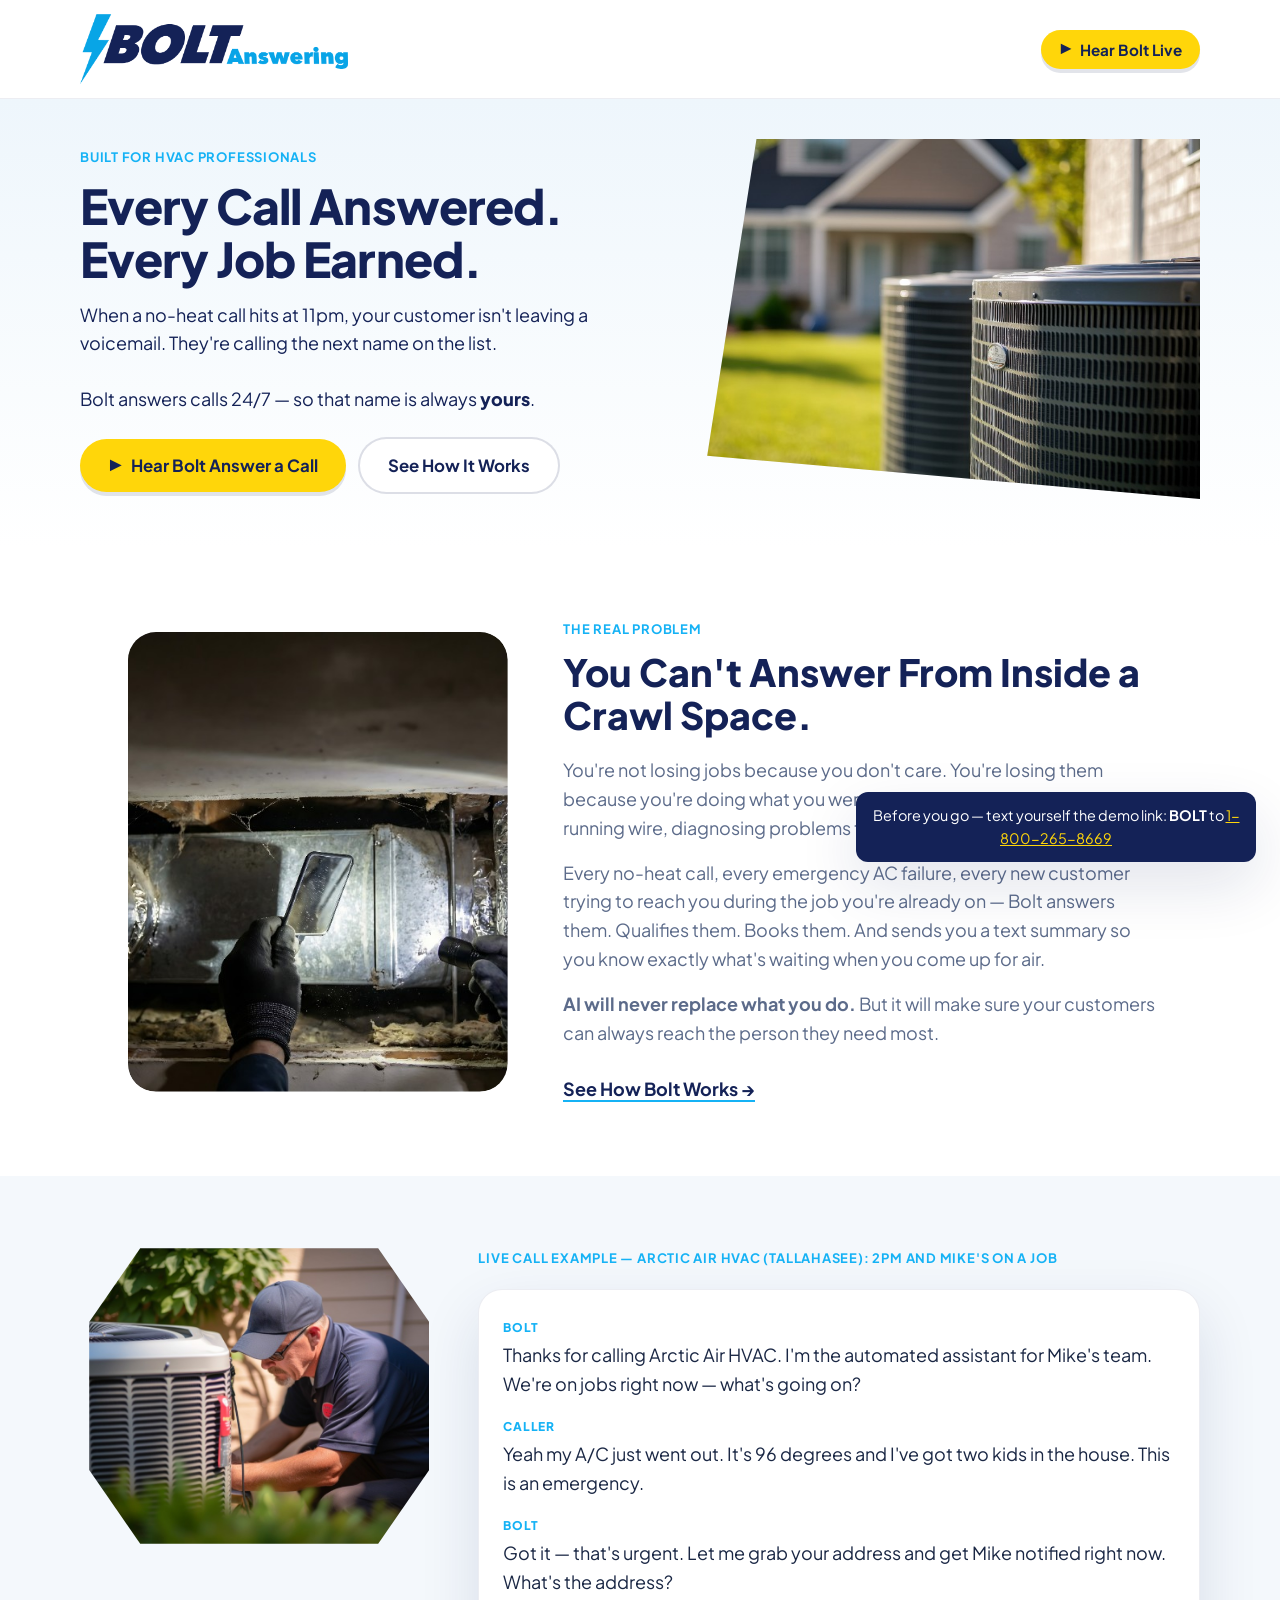
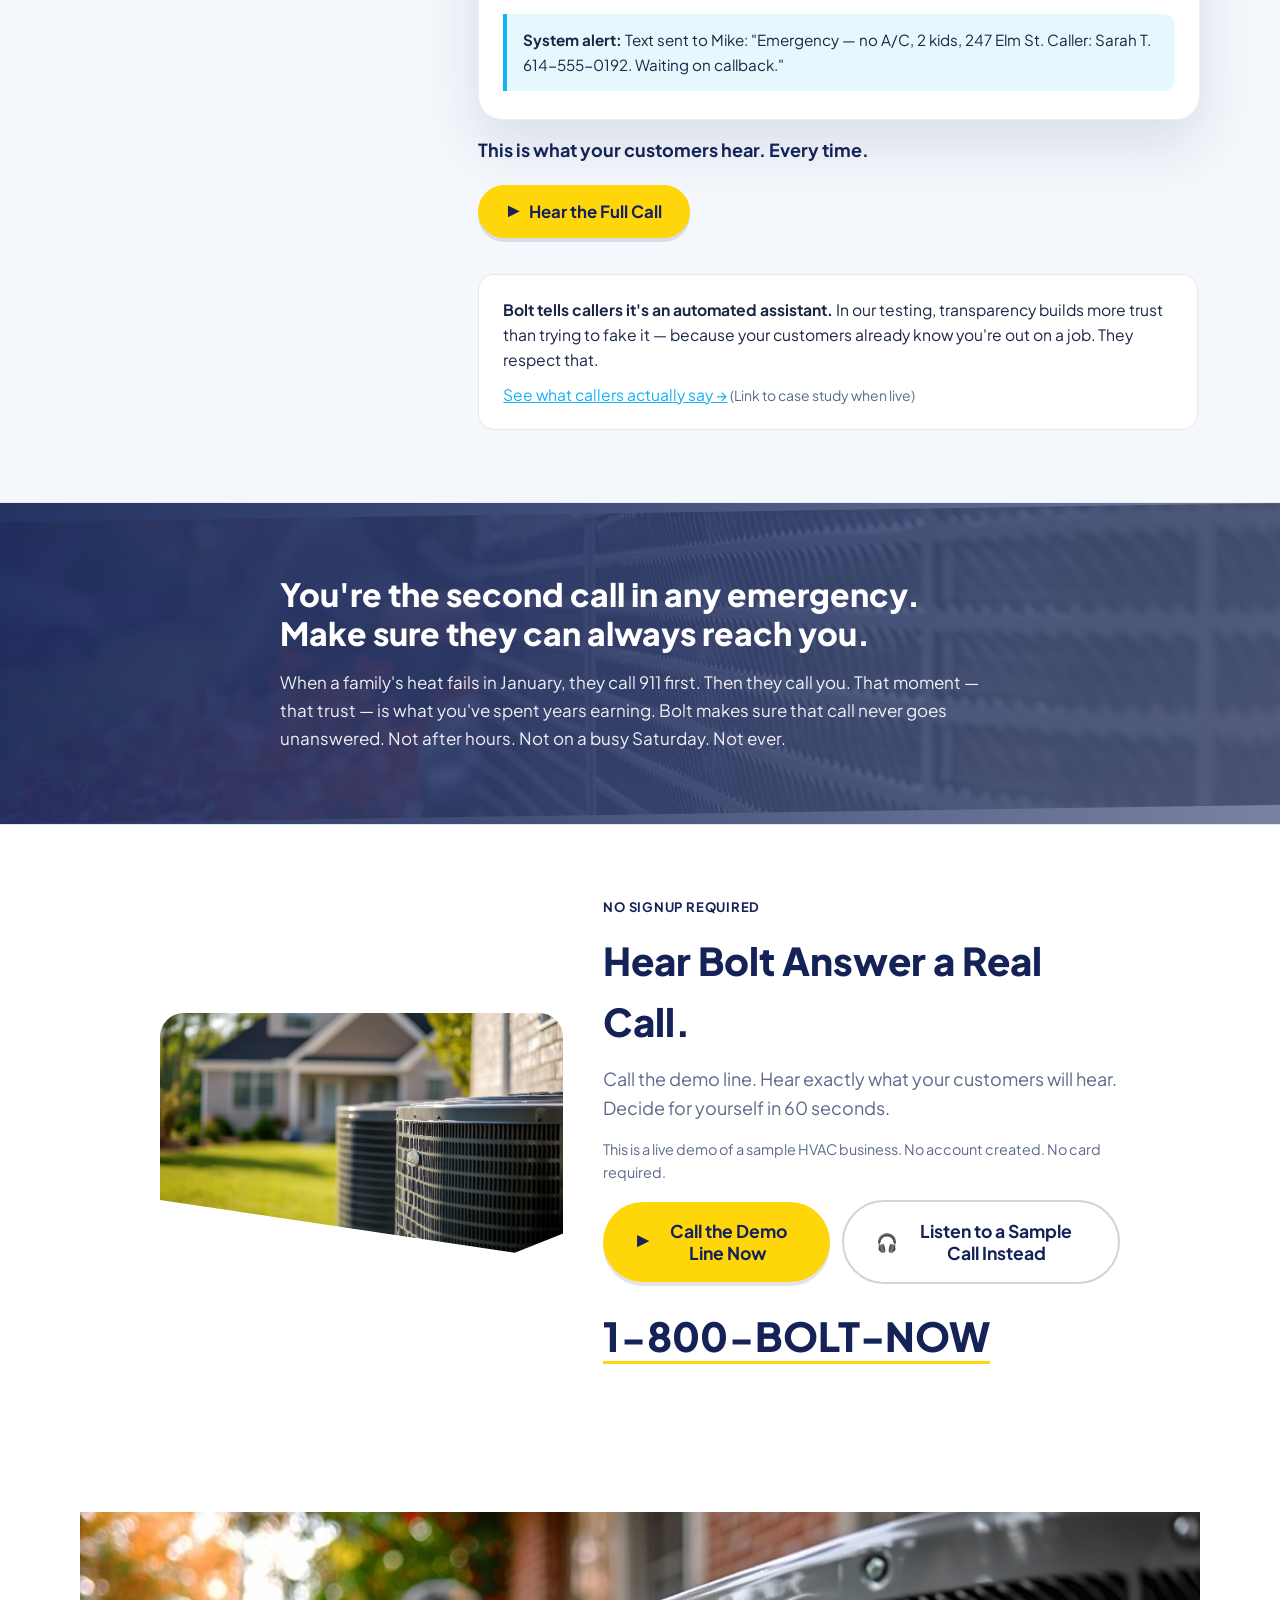
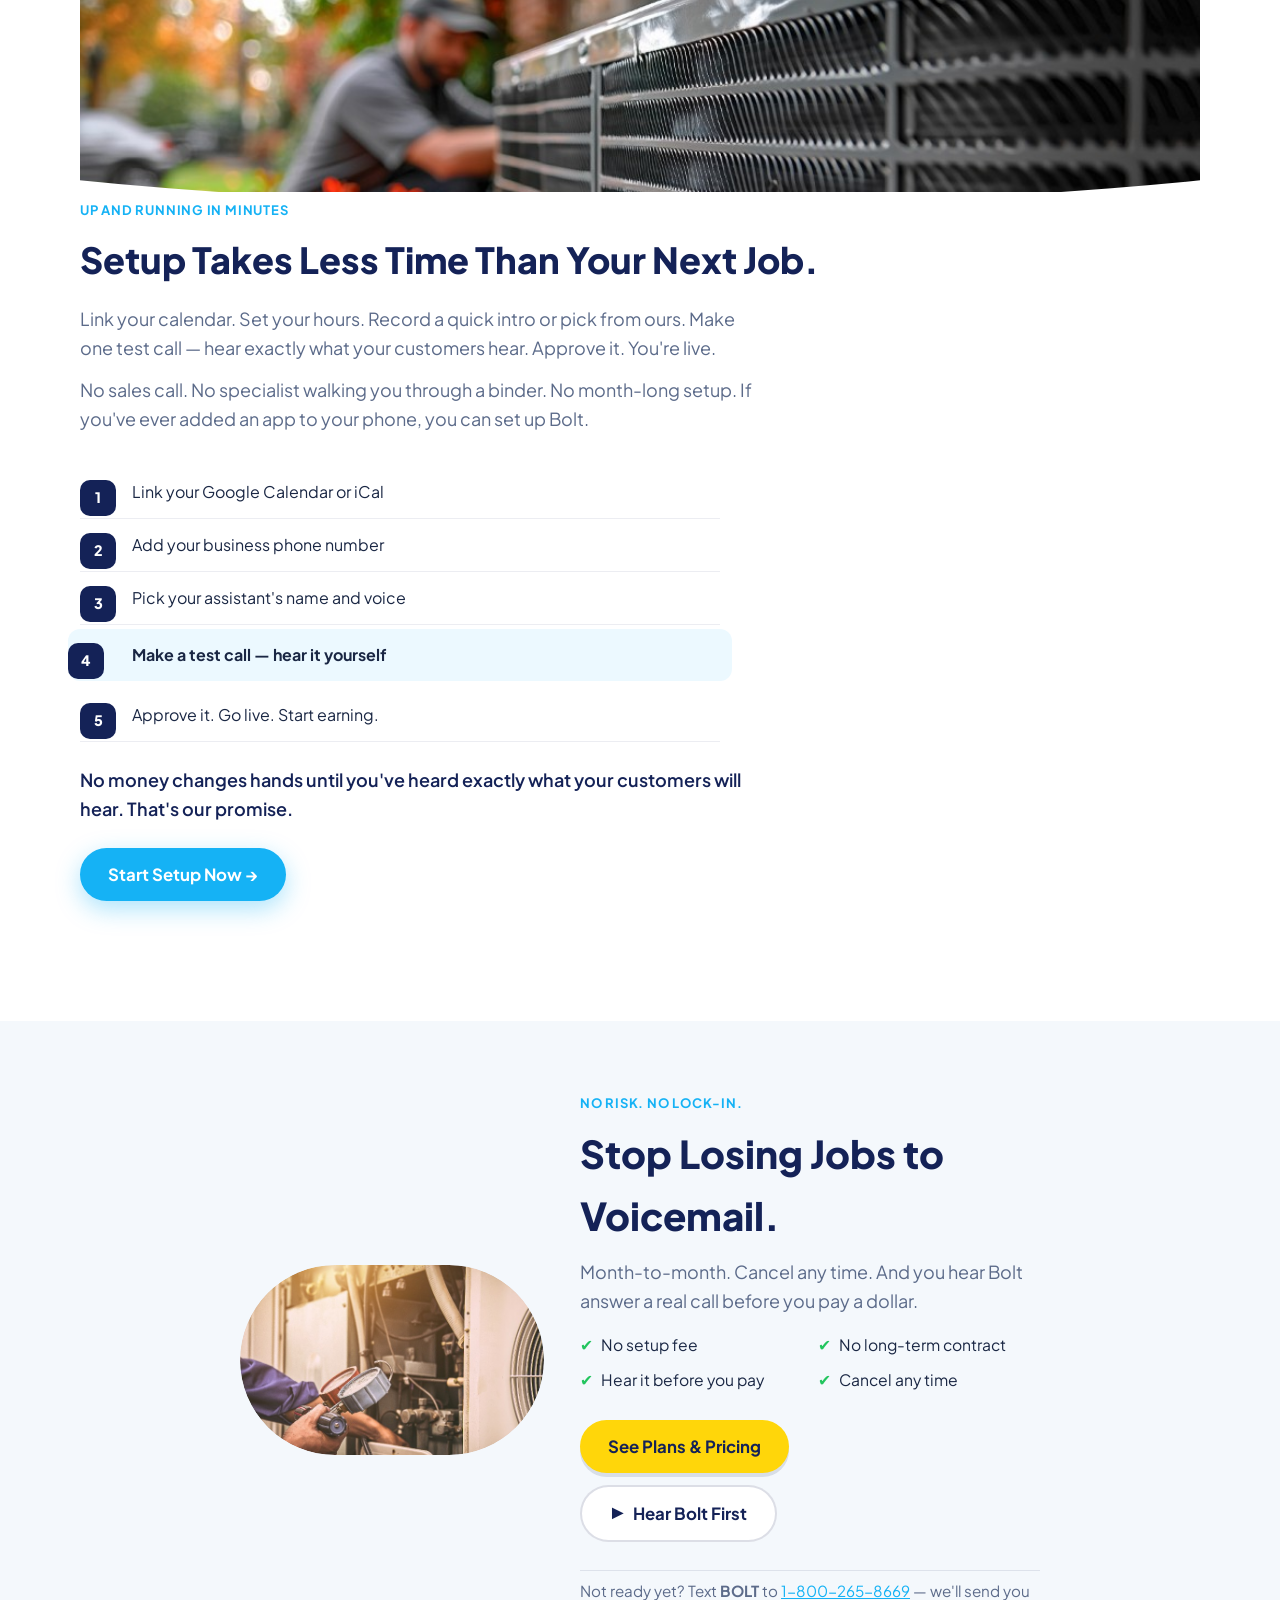
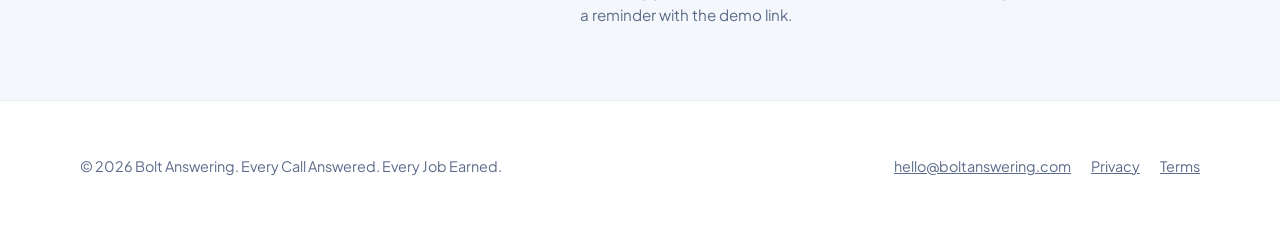
<file: index.html>
<!DOCTYPE html>
<html lang="en">
  <head>
    <meta charset="utf-8" />
    <meta name="viewport" content="width=device-width, initial-scale=1" />
    <title>Bolt Answering — Every Call Answered. Every Job Earned.</title>
    <meta
      name="description"
      content="Bolt answers every call, books every job, and follows up on every lead — so you never lose revenue to voicemail again."
    />
    <link rel="preconnect" href="https://fonts.googleapis.com" />
    <link rel="preconnect" href="https://fonts.gstatic.com" crossorigin />
    <link
      href="https://fonts.googleapis.com/css2?family=Plus+Jakarta+Sans:ital,wght@0,400;0,500;0,600;0,700;0,800;1,400&display=swap"
      rel="stylesheet"
    />
    <link rel="stylesheet" href="styles.css" />
    <link rel="icon" type="image/jpeg" href="images/favicon.jpg" />
  </head>
  <body>
    <a class="skip-link" href="#main">Skip to content</a>

    <header class="site-header" id="site-header">
      <div class="wrap nav">
        <a class="brand" href="#top" id="top">
          <img
            class="brand-logo"
            src="images/bolt-answering-logo.png"
            width="385"
            height="70"
            alt="Bolt Answering"
          />
        </a>
        <button type="button" class="btn btn-demo-yellow btn-nav" data-open-demo>
          <span class="btn-play" aria-hidden="true">▶</span>
          Hear Bolt Live
        </button>
      </div>
    </header>

    <main id="main">
      <!-- S1 Hero US-01 -->
      <section class="hero" id="hero" aria-labelledby="hero-heading">
        <div class="wrap hero-grid">
          <div class="hero-copy">
            <p class="eyebrow">Built for HVAC Professionals</p>
            <h1 id="hero-heading">
              Every Call Answered.<br />
              Every Job Earned.
            </h1>
            <p class="hero-sub hero-sub--full">
              When a no-heat call hits at 11pm, your customer isn't leaving a voicemail. They're calling the next name on the list.<br /><br />
              Bolt answers calls 24/7 — so that name is always <strong class="hero-sub-em">yours</strong>.
            </p>
            <p class="hero-sub hero-sub--mobile">
              When a no-heat call hits at 11pm, they're calling the next name on the list.<br /><br />
              Bolt answers calls 24/7 — so that name is always <strong class="hero-sub-em">yours</strong>.
            </p>
            <div class="hero-ctas">
              <button type="button" class="btn btn-demo-yellow btn-lg" data-open-demo>
                <span class="btn-play" aria-hidden="true">▶</span>
                Hear Bolt Answer a Call
              </button>
              <a class="btn btn-ghost btn-lg" href="#how-it-works">See How It Works</a>
            </div>
          </div>
          <figure class="hero-figure media-cut media-cut--slant" aria-hidden="true">
            <img
              src="images/hvac-units-lawn.png"
              alt=""
              width="800"
              height="600"
              loading="eager"
            />
          </figure>
        </div>
      </section>

      <!-- S3 Problem US-03 -->
      <section class="problem section-pad" id="problem" aria-labelledby="problem-heading">
        <div class="wrap problem-split">
          <figure class="problem-figure media-cut media-cut--round" aria-hidden="true">
            <img
              src="images/crawl-space-ductwork.png"
              alt=""
              width="960"
              height="640"
              loading="lazy"
            />
          </figure>
          <div class="problem-copy">
            <p class="section-label">The Real Problem</p>
            <h2 id="problem-heading">You Can't Answer From Inside a Crawl Space.</h2>
            <div class="prose">
              <p>
                You're not losing jobs because you don't care. You're losing them because you're doing what you were hired to do — fixing systems, running wire, diagnosing problems that take every ounce of your focus.
              </p>
              <p>
                Every no-heat call, every emergency AC failure, every new customer trying to reach you during the job you're already on — Bolt answers them. Qualifies them. Books them. And sends you a text summary so you know exactly what's waiting when you come up for air.
              </p>
              <p>
                <strong>AI will never replace what you do.</strong> But it will make sure your customers can always reach the person they need most.
              </p>
            </div>
            <p class="problem-cta-wrap">
              <a class="text-cta" href="#how-it-works">See How Bolt Works →</a>
            </p>
          </div>
        </div>
      </section>

      <!-- S4 Transcript US-04 + US-04B -->
      <section class="transcript-section section-pad surface" id="transcript" aria-labelledby="transcript-label">
        <div class="wrap transcript-split">
          <figure class="transcript-figure media-cut media-cut--hex" aria-hidden="true">
            <img
              src="images/transcript-tech.png"
              alt=""
              width="1024"
              height="539"
              loading="lazy"
            />
          </figure>
          <div class="transcript-main">
          <p class="section-label" id="transcript-label">Live Call Example — Arctic Air HVAC (Tallahasee): 2pm and Mike's on a job</p>
          <div class="transcript-card" role="region" aria-label="Sample call transcript">
            <div class="transcript-line">
              <span class="transcript-who">Bolt</span>
              <p>
                Thanks for calling Arctic Air HVAC. I'm the automated assistant for Mike's team. We're on jobs right now — what's going on?
              </p>
            </div>
            <div class="transcript-line">
              <span class="transcript-who">Caller</span>
              <p>
                Yeah my A/C just went out. It's 96 degrees and I've got two kids in the house. This is an emergency.
              </p>
            </div>
            <div class="transcript-line">
              <span class="transcript-who">Bolt</span>
              <p>
                Got it — that's urgent. Let me grab your address and get Mike notified right now. What's the address?
              </p>
            </div>
            <div class="transcript-system">
              <strong>System alert:</strong> Text sent to Mike: "Emergency — no A/C, 2 kids, 247 Elm St. Caller: Sarah T. 614-555-0192. Waiting on callback."
            </div>
          </div>
          <p class="transcript-footer">This is what your customers hear. Every time.</p>
          <button type="button" class="btn btn-demo-yellow btn-lg" data-open-demo>
            <span class="btn-play" aria-hidden="true">▶</span>
            Hear the Full Call
          </button>

          <aside class="objection-note" aria-label="About automated disclosure">
            <p>
              <strong>Bolt tells callers it's an automated assistant.</strong> In our testing, transparency builds more trust than trying to fake it — because your customers already know you're out on a job. They respect that.
            </p>
            <p class="objection-link">
              <a href="#trust-band">See what callers actually say →</a>
              <span class="muted small">(Link to case study when live)</span>
            </p>
          </aside>
          </div>
        </div>
      </section>

      <!-- Trust band (messaging framework §05) -->
      <section class="trust-band section-pad trust-band--visual" id="trust-band" aria-labelledby="trust-band-heading">
        <div class="trust-band-photo" role="presentation">
          <img src="images/technician-autumn.png" alt="" width="1600" height="900" loading="lazy" />
        </div>
        <div class="wrap narrow trust-band-inner">
          <h2 id="trust-band-heading">You're the second call in any emergency. Make sure they can always reach you.</h2>
          <p class="trust-band-body">
            When a family's heat fails in January, they call 911 first. Then they call you. That moment — that trust — is what you've spent years earning. Bolt makes sure that call never goes unanswered. Not after hours. Not on a busy Saturday. Not ever.
          </p>
        </div>
      </section>

      <!-- Demo CTA -->
      <section class="demo-cta-section section-pad" id="demo" aria-labelledby="demo-heading">
        <div class="wrap demo-cta-split">
          <figure class="demo-cta-figure media-cut media-cut--wave" aria-hidden="true">
            <img
              src="images/hvac-units-lawn.png"
              alt=""
              width="900"
              height="600"
              loading="lazy"
            />
          </figure>
          <div class="demo-cta-copy">
          <p class="eyebrow eyebrow--dark">No signup required</p>
          <h2 id="demo-heading">Hear Bolt Answer a Real Call.</h2>
          <p class="lead">
            Call the demo line. Hear exactly what your customers will hear. Decide for yourself in 60 seconds.
          </p>
          <p class="fine-print fine-print--before-cta">
            This is a live demo of a sample HVAC business. No account created. No card required.
          </p>
          <div class="demo-actions demo-actions--left">
            <button type="button" class="btn btn-demo-yellow btn-xl" data-open-demo>
              <span class="btn-play" aria-hidden="true">▶</span>
              Call the Demo Line Now
            </button>
            <button type="button" class="btn btn-outline-dark btn-xl" data-open-demo>
              <span aria-hidden="true">🎧</span>
              Listen to a Sample Call Instead
            </button>
          </div>
          <p class="demo-number-display">
            <a class="tel-big" href="tel:+18002658669">1-800-BOLT-NOW</a>
          </p>
          </div>
        </div>
      </section>

      <!-- Setup preview (messaging framework homepage §05) -->
      <section class="section-pad hiw-section" id="how-it-works" aria-labelledby="hiw-heading">
        <div class="wrap">
          <figure class="hiw-hero-figure media-cut media-cut--arch" aria-hidden="true">
            <img
              src="images/technician-autumn.png"
              alt=""
              width="1200"
              height="640"
              loading="lazy"
            />
          </figure>
          <p class="section-label">Up and Running in Minutes</p>
          <h2 id="hiw-heading">Setup Takes Less Time Than Your Next Job.</h2>
          <div class="section-intro narrow-text prose">
            <p>
              Link your calendar. Set your hours. Record a quick intro or pick from ours. Make one test call — hear exactly what your customers hear. Approve it. You're live.
            </p>
            <p>
              No sales call. No specialist walking you through a binder. No month-long setup. If you've ever added an app to your phone, you can set up Bolt.
            </p>
          </div>

          <ol class="steps-list steps-list--five">
            <li><span class="step-n">1</span> Link your Google Calendar or iCal</li>
            <li><span class="step-n">2</span> Add your business phone number</li>
            <li><span class="step-n">3</span> Pick your assistant's name and voice</li>
            <li class="step-highlight">
              <span class="step-n">4</span> <strong>Make a test call — hear it yourself</strong>
            </li>
            <li><span class="step-n">5</span> Approve it. Go live. Start earning.</li>
          </ol>

          <p class="trust-note">
            No money changes hands until you've heard exactly what your customers will hear. That's our promise.
          </p>

          <p class="hiw-primary-cta">
            <a class="btn btn-primary btn-lg" href="#signup">Start Setup Now →</a>
          </p>

        </div>
      </section>

      <!-- Bottom CTA band (messaging framework) -->
      <section class="signup-close section-pad surface" id="signup" aria-labelledby="signup-heading">
        <div class="wrap narrow signup-split">
          <figure class="signup-figure media-cut media-cut--capsule" aria-hidden="true">
            <img
              src="images/gauges-hvac.png"
              alt=""
              width="720"
              height="480"
              loading="lazy"
            />
          </figure>
          <div class="signup-copy">
          <p class="section-label">No Risk. No Lock-In.</p>
          <h2 id="signup-heading">Stop Losing Jobs to Voicemail.</h2>
          <p class="lead">
            Month-to-month. Cancel any time. And you hear Bolt answer a real call before you pay a dollar.
          </p>

          <ul class="trust-signals">
            <li><span class="check" aria-hidden="true">✔</span> No setup fee</li>
            <li><span class="check" aria-hidden="true">✔</span> No long-term contract</li>
            <li><span class="check" aria-hidden="true">✔</span> Hear it before you pay</li>
            <li><span class="check" aria-hidden="true">✔</span> Cancel any time</li>
          </ul>

          <div class="signup-actions">
            <a class="btn btn-demo-yellow btn-lg" href="pricing.html">See Plans &amp; Pricing</a>
            <button type="button" class="btn btn-ghost btn-lg" data-open-demo>
              <span class="btn-play" aria-hidden="true">▶</span>
              Hear Bolt First
            </button>
          </div>

          <p class="retention-line">
            Not ready yet? Text <strong>BOLT</strong> to <a href="sms:18002658669">1-800-265-8669</a> — we'll send you a reminder with the demo link.
          </p>
          </div>
        </div>
      </section>

      <p class="exit-hint" id="exit-text-hint" hidden>
        Before you go — text yourself the demo link: <strong>BOLT</strong> to <a href="sms:18002658669">1-800-265-8669</a>
      </p>
    </main>

    <footer class="site-footer">
      <div class="wrap footer-row">
        <p>
          © <span id="y"></span> Bolt Answering. Every Call Answered. Every Job Earned.
        </p>
        <div class="footer-links">
          <a href="mailto:hello@boltanswering.com">hello@boltanswering.com</a>
          <a href="https://www.privacypolicies.com/live/4af6a781-0578-413d-a65a-e1a91226b7db">Privacy</a>
          <a href="https://www.termsfeed.com/live/28343726-5527-484e-b18b-3219f42d4a36">Terms</a>
        </div>
      </div>
    </footer>

    <!-- Mobile sticky CTA US-08: after 50% scroll -->
    <div class="mobile-sticky-demo" id="mobile-demo-sticky" hidden>
      <button type="button" class="btn btn-mobile-live btn-nav btn-block" data-open-demo>
        <span class="btn-play" aria-hidden="true">▶</span>
        Hear Bolt Live
      </button>
    </div>

    <!-- Demo modal US-05B / US-05C / US-09 -->
    <div
      class="modal-overlay"
      id="demo-modal"
      role="dialog"
      aria-modal="true"
      aria-labelledby="modal-title"
      aria-hidden="true"
      hidden
    >
      <div class="modal-dialog">
        <button type="button" class="modal-close" data-close-demo aria-label="Close">&times;</button>
        <h2 class="modal-title" id="modal-title">⚡ Hear Bolt Answer a Real Call</h2>

        <div id="demo-error-fallback" class="demo-error" hidden>
          <p>
            Looks like the demo line is busy right now. Listen to a sample call instead — same Bolt, same scenario, no wait.
          </p>
          <button type="button" class="btn btn-demo-yellow" id="demo-fallback-play">
            🎧 Listen to the Sample Call
          </button>
          <p class="small muted">Or text DEMO to 1-800-265-8669 and we'll call you back within the hour.</p>
        </div>

        <div class="modal-demo-body" id="demo-modal-main">
          <p class="modal-intro">
            Choose how you want to experience Bolt. This is exactly what your customers will hear when they call your business.
          </p>

          <div class="modal-option">
            <p class="modal-option-label">📞 Call the Live Demo Line</p>
            <p class="modal-option-desc">
              Call our demo number and experience a real Bolt call — live, right now. Ask about a no-heat emergency or a routine AC service booking.
            </p>
          </div>

          <p class="modal-number">
            <a href="tel:+18002658669">1-800-BOLT-NOW</a>
          </p>
          <p class="modal-context modal-note-below">
            Call this number right now. Bolt will answer as Arctic Air HVAC — our sample business. Try asking about an emergency or booking a routine tune-up.
          </p>

          <div class="modal-option modal-option--second">
            <p class="modal-option-label">🎧 Listen to a Sample Call</p>
            <p class="modal-option-desc">
              Hear a 60-second recorded demo of Bolt handling a no-heat emergency call — the most common high-urgency scenario in HVAC.
            </p>
          </div>
          <audio
            id="sample-audio"
            class="sample-audio"
            controls
            preload="auto"
            src="https://interactive-examples.mdn.mozilla.net/media/cc0-audio/t-rex-roar.mp3"
          >
            Your browser does not support audio.
          </audio>
          <p class="small muted prod-note">
            Replace <code>audio</code> <code>src</code> with your recorded sample (framework §06 script).
          </p>
          <p class="modal-alt modal-sms-row">
            <label class="sms-label" for="sms-phone">Text the demo link to your phone:</label>
            <input
              id="sms-phone"
              type="tel"
              class="sms-input"
              placeholder="Your mobile number"
              inputmode="tel"
              autocomplete="tel"
            />
          </p>
          <p class="modal-alt">
            <button type="button" class="link-like" id="play-sample-btn">Jump to player and play sample</button>
          </p>
        </div>

        <p class="post-play-cta" id="post-play-cta" hidden>
          That's Bolt handling your calls while you're on a job. Ready to try it on your line?
          <a class="btn btn-primary" href="pricing.html">See Plans &amp; Pricing</a>
        </p>

        <p class="modal-footer-cta">
          <a href="pricing.html">Ready to set up Bolt for your business? See plans &amp; pricing →</a>
        </p>
      </div>
    </div>

    <script>
      document.getElementById("y").textContent = new Date().getFullYear();
    </script>
    <script src="main.js" defer></script>
  </body>
</html>
</file>
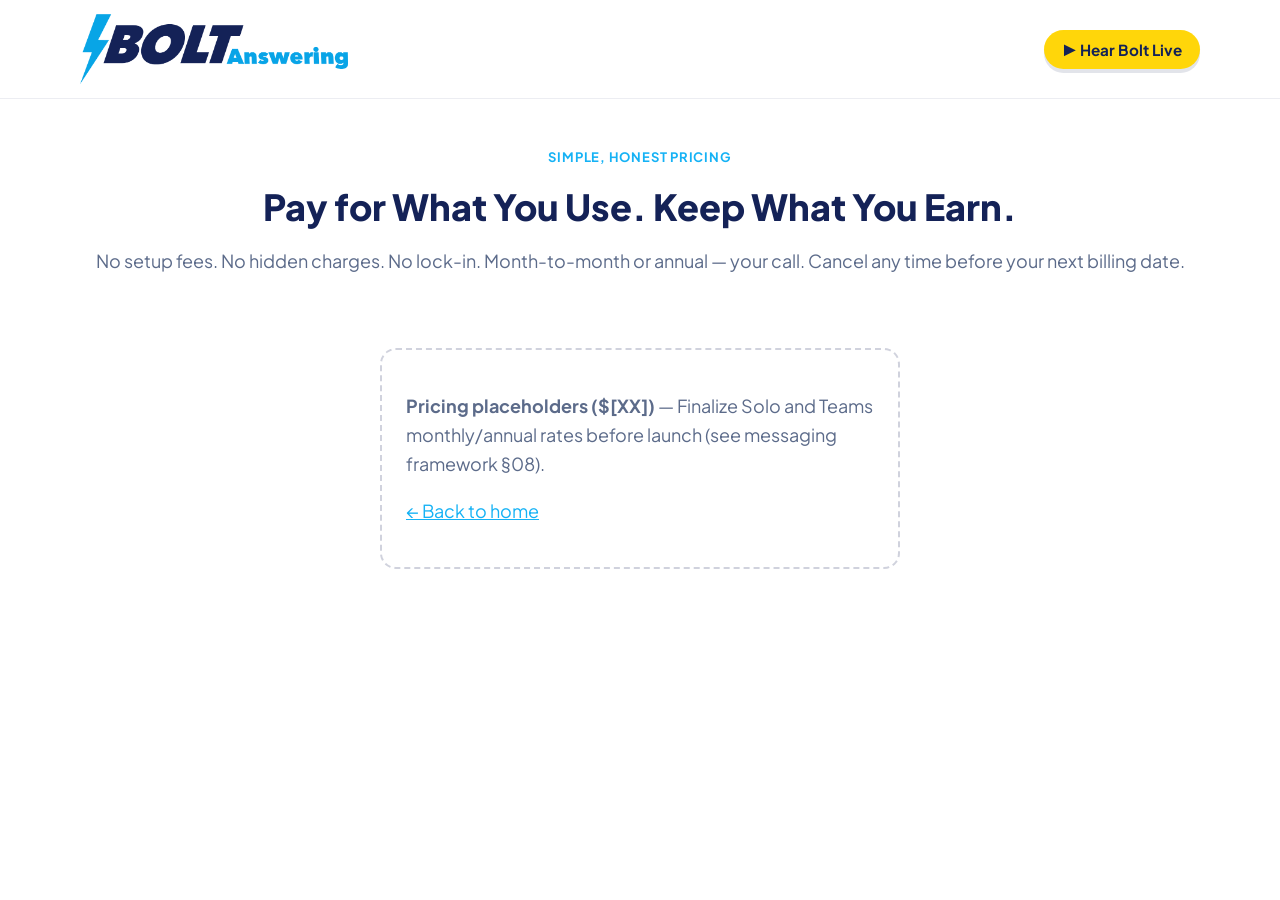
<file: pricing.html>
<!DOCTYPE html>
<html lang="en">
  <head>
    <meta charset="utf-8" />
    <meta name="viewport" content="width=device-width, initial-scale=1" />
    <title>Pricing — Bolt Answering</title>
    <link rel="preconnect" href="https://fonts.googleapis.com" />
    <link rel="preconnect" href="https://fonts.gstatic.com" crossorigin />
    <link
      href="https://fonts.googleapis.com/css2?family=Plus+Jakarta+Sans:wght@400;600;700;800&display=swap"
      rel="stylesheet"
    />
    <link rel="stylesheet" href="styles.css" />
    <link rel="icon" type="image/jpeg" href="images/favicon.jpg" />
    <style>
      .pricing-hero {
        padding: 48px 0 32px;
        text-align: center;
      }
      .pricing-hero h1 {
        margin: 0 0 12px;
        font-weight: 800;
        color: var(--color-dark);
      }
      .placeholder-card {
        max-width: 520px;
        margin: 24px auto;
        padding: 24px;
        border-radius: 16px;
        border: 2px dashed rgba(20, 34, 87, 0.2);
        color: var(--color-text-muted);
      }
    </style>
  </head>
  <body>
    <header class="site-header">
      <div class="wrap nav">
        <a class="brand" href="index.html">
          <img
            class="brand-logo"
            src="images/bolt-answering-logo.png"
            width="385"
            height="70"
            alt="Bolt Answering"
          />
        </a>
        <a class="btn btn-demo-yellow btn-nav" href="index.html#demo">▶ Hear Bolt Live</a>
      </div>
    </header>
    <main class="wrap">
      <div class="pricing-hero">
        <p class="section-label">Simple, Honest Pricing</p>
        <h1>Pay for What You Use. Keep What You Earn.</h1>
        <p class="lead">
          No setup fees. No hidden charges. No lock-in. Month-to-month or annual — your call. Cancel any time before your next billing date.
        </p>
      </div>
      <div class="placeholder-card">
        <p><strong>Pricing placeholders ($[XX])</strong> — Finalize Solo and Teams monthly/annual rates before launch (see messaging framework §08).</p>
        <p style="margin-top: 12px"><a href="index.html">← Back to home</a></p>
      </div>
    </main>
  </body>
</html>
</file>
<file: styles.css>
/* Bolt Answering · Home Services UI kit tokens: #142257, #15B2F5, Plus Jakarta Sans · Demo CTA yellow per spec */

:root {
  --color-dark: #142257;
  --color-sky: #15b2f5;
  --color-white: #ffffff;
  --color-text: #1a2744;
  --color-text-muted: #5c6b8a;
  --color-surface: #f4f8fc;
  --color-card: #ffffff;
  --color-demo-yellow: #ffd60a;
  --color-demo-yellow-hover: #ffcc00;
  --color-demo-text: #142257;
  --radius-pill: 60px;
  --radius-card: 24px;
  --shadow-soft: 0 24px 60px rgba(20, 34, 87, 0.12);
  --font: "Plus Jakarta Sans", system-ui, sans-serif;
  --header-h: 96px;
  --sticky-mobile-h: 72px;
}

*,
*::before,
*::after {
  box-sizing: border-box;
}

html {
  scroll-behavior: smooth;
}

body {
  margin: 0;
  padding-bottom: env(safe-area-inset-bottom);
  font-family: var(--font);
  font-size: 18px;
  line-height: 1.6;
  color: var(--color-text);
  background: var(--color-white);
  -webkit-font-smoothing: antialiased;
}

body.password-hidden > *:not(.password-gate) {
  display: none !important;
}

.password-gate {
  position: fixed;
  inset: 0;
  display: flex;
  flex-direction: column;
  justify-content: center;
  align-items: center;
  gap: 16px;
  background: rgba(20, 34, 87, 0.96);
  color: #fff;
  padding: 32px;
  text-align: center;
  z-index: 9999;
}

.password-gate h1 {
  margin: 0;
  font-size: 28px;
  font-weight: 700;
}

.password-gate p {
  margin: 0;
  color: rgba(255, 255, 255, 0.8);
}

.password-gate form {
  display: flex;
  width: 100%;
  max-width: 360px;
  gap: 12px;
}

.password-gate input[type="password"] {
  flex: 1;
  padding: 12px 16px;
  border-radius: 999px;
  border: none;
  font-size: 16px;
}

.password-gate button {
  padding: 12px 24px;
  border-radius: 999px;
  border: none;
  font-size: 16px;
  font-weight: 600;
  background: var(--color-demo-yellow);
  color: var(--color-demo-text);
  cursor: pointer;
}

.password-gate button:hover {
  background: var(--color-demo-yellow-hover);
}

.password-error {
  color: #ff9b9b;
  font-size: 14px;
  min-height: 20px;
}

.skip-link {
  position: absolute;
  left: -9999px;
  z-index: 100;
  padding: 8px 16px;
  background: var(--color-demo-yellow);
  color: var(--color-dark);
  font-weight: 700;
}

.skip-link:focus {
  left: 16px;
  top: 16px;
}

img {
  max-width: 100%;
  height: auto;
  display: block;
}

a {
  color: var(--color-sky);
}

.wrap {
  width: min(1120px, calc(100% - 48px));
  margin-inline: auto;
}

.narrow {
  max-width: 720px;
  margin-inline: auto;
}

.narrow-text {
  max-width: 52ch;
}

.center {
  text-align: center;
}

.muted {
  color: var(--color-text-muted);
}

.small {
  font-size: 0.875rem;
}

/* Header US-08 */
.site-header {
  position: sticky;
  top: 0;
  z-index: 50;
  min-height: var(--header-h);
  background: rgba(255, 255, 255, 0.96);
  backdrop-filter: blur(12px);
  border-bottom: 1px solid rgba(20, 34, 87, 0.08);
}

.nav {
  display: flex;
  align-items: center;
  justify-content: space-between;
  padding: 14px 0;
  gap: 16px;
}

.brand {
  display: flex;
  align-items: center;
  line-height: 0;
  text-decoration: none;
}

.brand:hover {
  text-decoration: none;
  opacity: 0.92;
}

.brand-logo {
  display: block;
  height: 70px;
  width: auto;
  max-width: min(385px, 72vw);
}

/* Buttons */
.btn {
  display: inline-flex;
  align-items: center;
  justify-content: center;
  gap: 8px;
  font-family: var(--font);
  font-weight: 700;
  font-size: 1rem;
  line-height: 1.25;
  padding: 12px 22px;
  border-radius: var(--radius-pill);
  border: none;
  cursor: pointer;
  text-decoration: none;
  transition: transform 0.12s ease, box-shadow 0.12s ease, background 0.12s ease;
}

.btn:hover {
  text-decoration: none;
}

.btn-play {
  font-size: 0.9em;
}

.btn-demo-yellow {
  background: var(--color-demo-yellow);
  color: var(--color-demo-text);
  box-shadow: 0 4px 0 rgba(20, 34, 87, 0.12);
}

.btn-demo-yellow:hover {
  background: var(--color-demo-yellow-hover);
  transform: translateY(-1px);
}

.btn-primary {
  background: var(--color-sky);
  color: var(--color-white);
  box-shadow: 0 8px 24px rgba(21, 178, 245, 0.35);
}

.btn-primary:hover {
  filter: brightness(1.05);
}

.btn-ghost {
  background: var(--color-white);
  color: var(--color-dark);
  border: 2px solid rgba(20, 34, 87, 0.15);
}

.btn-outline-dark {
  background: transparent;
  color: var(--color-dark);
  border: 2px solid rgba(20, 34, 87, 0.2);
}

.btn-lg {
  padding: 16px 28px;
  font-size: 1.05rem;
}

.btn-xl {
  padding: 18px 32px;
  font-size: 1.1rem;
}

.btn-nav {
  padding: 10px 18px;
  font-size: 0.95rem;
  white-space: nowrap;
}

.btn-mobile-live {
  background: #142257;
  color: #ffd60a;
  box-shadow: 0 4px 0 rgba(20, 34, 87, 0.28);
}

.btn-mobile-live:hover {
  background: #0f1b47;
  color: #ffd60a;
}

.btn-block {
  width: 100%;
  justify-content: center;
}

/* Hero S1 — mobile: keep primary CTA in first viewport */
.hero {
  padding: 28px 0 36px;
  background: linear-gradient(180deg, #eef6fc 0%, var(--color-white) 100%);
}

@media (min-width: 481px) {
  .hero {
    padding: 40px 0 48px;
  }
}

/* Hero: copy + shaped photo (condenser units — focal right) */
.hero-grid {
  display: grid;
  gap: 28px;
  align-items: center;
}

@media (min-width: 900px) {
  .hero-grid {
    grid-template-columns: minmax(0, 1fr) minmax(280px, 44%);
    gap: 40px;
    align-items: start;
  }
}

.hero-copy {
  max-width: 720px;
}

@media (min-width: 900px) {
  .hero-copy {
    max-width: none;
    padding-top: 8px;
  }
}

.hero-figure {
  margin: 0;
  min-height: 220px;
}

/* Shared: photos fill masks; object-position keeps subjects in frame */
.media-cut {
  overflow: hidden;
  position: relative;
  margin: 0;
  background: rgba(20, 34, 87, 0.06);
}

.media-cut img {
  width: 100%;
  height: 100%;
  min-height: 200px;
  object-fit: cover;
  display: block;
}

/* Slant: keeps right-heavy lawn shot */
.media-cut--slant {
  clip-path: polygon(10% 0, 100% 0, 100% 100%, 0 88%);
  border-radius: 0 0 0 20px;
  min-height: 260px;
}

.media-cut--slant img {
  object-position: 78% center;
  min-height: 280px;
}

@media (min-width: 900px) {
  .media-cut--slant {
    min-height: 320px;
  }

  .media-cut--slant img {
    min-height: 360px;
  }
}

/* Soft “round” frame — technician + unit */
.media-cut--round {
  border-radius: 28px;
  clip-path: inset(0 round 28px);
  aspect-ratio: 4 / 5;
  max-height: 460px;
  width: 100%;
  max-width: 380px;
  margin-inline: auto;
}

.media-cut--round img {
  object-position: 52% 35%;
  min-height: 0;
}

/* Hex-style (octagon) — gauges / hands */
.media-cut--hex {
  clip-path: polygon(15% 0, 85% 0, 100% 25%, 100% 75%, 85% 100%, 15% 100%, 0 75%, 0 25%);
  aspect-ratio: 1.15 / 1;
  max-width: 340px;
  width: 100%;
  margin-inline: auto;
}

.media-cut--hex img {
  object-position: 28% center;
  min-height: 260px;
}

/* Wave bottom — demo CTA lawn (right focal) */
.media-cut--wave {
  clip-path: polygon(0 0, 100% 0, 100% 92%, 88% 100%, 0 78%);
  border-radius: 24px 24px 0 24px;
  min-height: 220px;
}

.media-cut--wave img {
  object-position: 72% center;
  min-height: 240px;
}

/* Arch banner — autumn tech */
.media-cut--arch {
  clip-path: ellipse(110% 85% at 50% 20%);
  max-height: 280px;
  width: 100%;
  margin: 0 0 28px;
}

.media-cut--arch img {
  object-position: 42% 42%;
  min-height: 280px;
}

/* Capsule — signup gauges */
.media-cut--capsule {
  border-radius: 999px;
  clip-path: inset(0 round 999px);
  aspect-ratio: 16 / 10;
  max-width: 100%;
  width: 100%;
  max-height: 220px;
}

.media-cut--capsule img {
  object-position: 30% center;
  min-height: 200px;
}

/* Problem: two columns */
.problem-split {
  display: grid;
  gap: 36px;
  align-items: center;
  max-width: 1040px;
  margin-inline: auto;
}

@media (min-width: 768px) {
  .problem-split {
    grid-template-columns: minmax(240px, 38%) minmax(0, 1fr);
    gap: 48px;
  }

  .problem-figure {
    order: 0;
  }
}

@media (max-width: 767px) {
  .problem-figure {
    max-width: 320px;
  }
}

.problem-copy {
  min-width: 0;
}

/* Transcript: image + content */
.transcript-split {
  display: grid;
  gap: 28px;
  align-items: start;
}

@media (min-width: 880px) {
  .transcript-split {
    grid-template-columns: minmax(220px, 32%) minmax(0, 1fr);
    gap: 40px;
    align-items: start;
  }

  .transcript-figure {
    position: sticky;
    top: calc(var(--header-h) + 16px);
  }
}

.transcript-main {
  min-width: 0;
}

@media (max-width: 879px) {
  .transcript-split {
    display: flex;
    flex-direction: column;
  }

  .transcript-main {
    order: -1;
  }
}

/* Trust band with photo + readable overlay */
.trust-band--visual {
  position: relative;
  overflow: hidden;
  background: var(--color-dark);
  border-top: none;
  border-bottom: none;
}

.trust-band-photo {
  position: absolute;
  inset: 0;
  z-index: 0;
  clip-path: polygon(0 6%, 100% 0, 100% 94%, 0 100%);
}

.trust-band-photo img {
  width: 100%;
  height: 100%;
  object-fit: cover;
  object-position: 55% center;
  opacity: 0.45;
}

.trust-band--visual::before {
  content: "";
  position: absolute;
  inset: 0;
  z-index: 1;
  background: linear-gradient(
    105deg,
    rgba(20, 34, 87, 0.92) 0%,
    rgba(20, 34, 87, 0.78) 45%,
    rgba(20, 34, 87, 0.55) 100%
  );
}

.trust-band-inner {
  position: relative;
  z-index: 2;
}

.trust-band.trust-band--visual h2,
.trust-band.trust-band--visual .trust-band-body {
  color: var(--color-white);
}

.trust-band.trust-band--visual .trust-band-body {
  opacity: 0.92;
}

/* Demo CTA split */
.demo-cta-split {
  display: grid;
  gap: 32px;
  align-items: center;
  max-width: 960px;
  margin-inline: auto;
}

@media (min-width: 768px) {
  .demo-cta-split {
    grid-template-columns: minmax(260px, 42%) minmax(0, 1fr);
    gap: 40px;
    text-align: left;
  }

  .demo-cta-copy {
    text-align: left;
  }
}

@media (max-width: 767px) {
  .demo-cta-split {
    display: flex;
    flex-direction: column;
  }

  .demo-cta-copy {
    order: -1;
  }
}

.demo-cta-copy .lead {
  margin-bottom: 16px;
}

.demo-actions--left {
  margin-left: 0;
  margin-right: 0;
  align-items: flex-start;
}

@media (min-width: 540px) {
  .demo-actions--left {
    justify-content: flex-start;
  }
}

/* How it works: arch image tucks under heading block */
.hiw-section .hiw-hero-figure {
  margin-bottom: 8px;
}

/* Signup: image + copy */
.signup-split {
  display: grid;
  gap: 28px;
  align-items: center;
  max-width: 800px;
}

@media (min-width: 640px) {
  .signup-split {
    grid-template-columns: minmax(200px, 38%) minmax(0, 1fr);
    gap: 36px;
  }
}

@media (max-width: 639px) {
  .signup-split {
    display: flex;
    flex-direction: column;
  }

  .signup-copy {
    order: -1;
  }
}

.signup-copy {
  min-width: 0;
}

.eyebrow {
  margin: 0 0 12px;
  font-size: 0.8125rem;
  font-weight: 700;
  letter-spacing: 0.06em;
  text-transform: uppercase;
  color: var(--color-sky);
}

.eyebrow--dark {
  color: var(--color-dark);
}

.hero h1 {
  margin: 0 0 16px;
  font-size: clamp(2rem, 5vw, 3rem);
  font-weight: 800;
  line-height: 1.1;
  color: var(--color-dark);
  letter-spacing: -0.02em;
}

.hero-sub {
  margin: 0 0 24px;
  font-size: 1.125rem;
  color: #142257;
  line-height: 1.55;
}

.hero-sub .hero-sub-em {
  font-weight: 800;
}

.hero-sub--mobile {
  display: none;
}

@media (max-width: 480px) {
  .hero-sub--full {
    display: none;
  }

  .hero-sub--mobile {
    display: block;
  }
}

.hero-ctas {
  display: flex;
  flex-wrap: wrap;
  gap: 12px;
  align-items: center;
}

/* Problem S3 */
.section-pad {
  padding: 72px 0;
}

.section-label {
  font-size: 0.8125rem;
  font-weight: 700;
  letter-spacing: 0.06em;
  text-transform: uppercase;
  color: var(--color-sky);
  margin: 0 0 10px;
}

.problem h2 {
  margin: 0 0 20px;
  font-size: clamp(1.6rem, 3.5vw, 2.35rem);
  font-weight: 800;
  color: var(--color-dark);
  line-height: 1.15;
}

.prose p {
  margin: 0 0 16px;
  color: var(--color-text-muted);
}

.prose p:last-child {
  margin-bottom: 0;
}

.problem-cta-wrap {
  margin: 28px 0 0;
}

.text-cta {
  font-weight: 700;
  color: var(--color-dark);
  text-decoration: none;
  border-bottom: 2px solid var(--color-sky);
}

.text-cta:hover {
  color: var(--color-sky);
}

/* Transcript S4 */
.surface {
  background: var(--color-surface);
}

.transcript-section h2 {
  margin: 0;
}

.transcript-card {
  background: var(--color-card);
  border-radius: var(--radius-card);
  padding: 28px 24px;
  border: 1px solid rgba(20, 34, 87, 0.08);
  margin: 20px 0 16px;
  box-shadow: var(--shadow-soft);
}

.transcript-line {
  margin-bottom: 18px;
}

.transcript-line:last-of-type {
  margin-bottom: 12px;
}

.transcript-who {
  display: block;
  font-size: 0.75rem;
  font-weight: 800;
  text-transform: uppercase;
  letter-spacing: 0.06em;
  color: var(--color-sky);
  margin-bottom: 4px;
}

.transcript-line p {
  margin: 0;
  color: var(--color-text);
}

.transcript-system {
  background: rgba(21, 178, 245, 0.1);
  border-left: 4px solid var(--color-sky);
  padding: 14px 16px;
  border-radius: 0 12px 12px 0;
  font-size: 0.95rem;
  margin-top: 8px;
}

.transcript-footer {
  font-weight: 700;
  font-size: 1.125rem;
  color: var(--color-dark);
  margin: 0 0 20px;
}

/* Trust band — Pillar 3 */
.trust-band {
  background: linear-gradient(180deg, #e8f4fc 0%, var(--color-surface) 100%);
  border-top: 1px solid rgba(20, 34, 87, 0.06);
  border-bottom: 1px solid rgba(20, 34, 87, 0.06);
}

.trust-band h2 {
  margin: 0 0 16px;
  font-size: clamp(1.4rem, 3vw, 2rem);
  font-weight: 800;
  color: var(--color-dark);
  line-height: 1.2;
}

.trust-band-body {
  margin: 0;
  font-size: 1.0625rem;
  color: var(--color-text-muted);
  line-height: 1.65;
}

.objection-note {
  margin-top: 36px;
  padding: 22px 24px;
  background: var(--color-white);
  border-radius: 16px;
  border: 1px solid rgba(20, 34, 87, 0.1);
  max-width: 720px;
}

.objection-note p {
  margin: 0 0 10px;
  color: var(--color-text);
  font-size: 0.98rem;
}

.objection-link {
  margin-bottom: 0 !important;
}

/* Demo CTA S5 */
.demo-cta-section {
  text-align: center;
}

.demo-cta-section h2 {
  margin: 0 0 12px;
  font-size: clamp(1.75rem, 3vw, 2.5rem);
  font-weight: 800;
  color: var(--color-dark);
}

.lead {
  margin: 0 0 16px;
  font-size: 1.125rem;
  color: var(--color-text-muted);
}

.fine-print {
  font-size: 0.9rem;
  color: var(--color-text-muted);
  margin: 0 0 24px;
}

.fine-print--before-cta {
  margin-bottom: 16px;
}

.demo-actions {
  display: flex;
  flex-direction: column;
  gap: 12px;
  align-items: stretch;
  max-width: 420px;
  margin: 0 auto 20px;
}

@media (min-width: 540px) {
  .demo-actions {
    flex-direction: row;
    justify-content: center;
    align-items: center;
    max-width: none;
  }
}

.demo-number-display {
  margin: 0;
}

.tel-big {
  font-size: clamp(1.75rem, 4vw, 2.5rem);
  font-weight: 800;
  color: var(--color-dark);
  text-decoration: none;
  border-bottom: 3px solid var(--color-demo-yellow);
}

.tel-big:hover {
  color: var(--color-sky);
}

.audio-anchor {
  height: 1px;
}

/* How it works S6 */
#how-it-works h2 {
  margin: 0 0 16px;
  font-size: clamp(1.65rem, 3vw, 2.25rem);
  font-weight: 800;
  color: var(--color-dark);
}

.section-intro {
  margin: 0 0 32px;
  color: var(--color-text-muted);
}

.section-intro.prose p {
  margin: 0 0 14px;
}

.section-intro.prose p:last-child {
  margin-bottom: 0;
}

.steps-list--five .step-highlight {
  margin-top: 4px;
}

.steps-list {
  margin: 0 0 24px;
  padding: 0;
  list-style: none;
  counter-reset: step;
  max-width: 640px;
}

.steps-list li {
  position: relative;
  padding: 14px 0 14px 52px;
  border-bottom: 1px solid rgba(20, 34, 87, 0.08);
  font-size: 1rem;
  line-height: 1.5;
}

.step-n {
  position: absolute;
  left: 0;
  top: 14px;
  width: 36px;
  height: 36px;
  border-radius: 10px;
  background: var(--color-dark);
  color: var(--color-white);
  font-weight: 800;
  font-size: 0.9rem;
  display: flex;
  align-items: center;
  justify-content: center;
}

.step-highlight {
  background: rgba(21, 178, 245, 0.08);
  margin: 8px -12px;
  padding-left: 64px !important;
  padding-right: 12px !important;
  border-radius: 12px;
  border-bottom: none !important;
}

.trust-note {
  font-weight: 600;
  color: var(--color-dark);
  margin: 0 0 24px;
  max-width: 52ch;
}

.hiw-primary-cta {
  margin: 0 0 48px;
}

.callflow-panel {
  background: var(--color-dark);
  color: var(--color-white);
  border-radius: var(--radius-card);
  padding: 32px 28px;
  max-width: 720px;
}

.callflow-label {
  font-weight: 700;
  font-size: 1.1rem;
  margin: 0 0 20px;
  color: var(--color-demo-yellow);
}

.callflow-steps {
  margin: 0 0 20px;
  padding-left: 22px;
}

.callflow-steps li {
  margin-bottom: 12px;
  line-height: 1.5;
  color: rgba(255, 255, 255, 0.92);
}

.callflow-result {
  margin: 0 0 20px;
  font-size: 1.05rem;
}

.callflow-contrast {
  border-top: 1px solid rgba(255, 255, 255, 0.15);
  padding-top: 20px;
  margin-top: 8px;
}

.callflow-contrast p {
  margin: 0;
  color: rgba(255, 255, 255, 0.88);
  line-height: 1.55;
}

/* Signup S7 */
.signup-close h2 {
  margin: 0 0 12px;
  font-size: clamp(1.75rem, 3vw, 2.5rem);
  font-weight: 800;
  color: var(--color-dark);
}

.trust-signals {
  list-style: none;
  margin: 0 0 28px;
  padding: 0;
  display: grid;
  grid-template-columns: repeat(2, 1fr);
  gap: 10px 16px;
  font-size: 0.98rem;
  color: var(--color-text);
}

@media (max-width: 520px) {
  .trust-signals {
    grid-template-columns: 1fr;
  }
}

.trust-signals li {
  display: flex;
  align-items: center;
  gap: 8px;
}

.check {
  color: #22c55e;
  font-weight: 700;
}

.signup-actions {
  display: flex;
  flex-direction: column;
  gap: 12px;
  align-items: flex-start;
  margin-bottom: 28px;
}

.retention-line {
  font-size: 0.95rem;
  color: var(--color-text-muted);
  margin: 0;
  padding-top: 8px;
  border-top: 1px solid rgba(20, 34, 87, 0.1);
}

.exit-hint {
  position: fixed;
  bottom: calc(var(--sticky-mobile-h) + 12px);
  left: 16px;
  right: 16px;
  z-index: 45;
  background: var(--color-dark);
  color: var(--color-white);
  padding: 12px 16px;
  border-radius: 12px;
  font-size: 0.9rem;
  text-align: center;
  box-shadow: var(--shadow-soft);
}

.exit-hint a {
  color: var(--color-demo-yellow);
}

@media (min-width: 721px) {
  .exit-hint {
    bottom: 24px;
    max-width: 400px;
    left: auto;
    right: 24px;
  }
}

/* Footer */
.site-footer {
  padding: 40px 0;
  border-top: 1px solid rgba(20, 34, 87, 0.08);
  font-size: 0.9rem;
  color: var(--color-text-muted);
}

.footer-row {
  display: flex;
  flex-wrap: wrap;
  justify-content: space-between;
  gap: 16px;
  align-items: center;
}

.footer-links {
  display: flex;
  gap: 20px;
}

.footer-links a {
  color: var(--color-text-muted);
}

/* Mobile sticky US-08 */
.mobile-sticky-demo {
  position: fixed;
  bottom: 0;
  left: 0;
  right: 0;
  z-index: 48;
  padding: 10px 16px calc(10px + env(safe-area-inset-bottom));
  background: linear-gradient(180deg, transparent, rgba(255, 255, 255, 0.98) 20%);
  background-color: rgba(255, 255, 255, 0.98);
  border-top: 1px solid rgba(20, 34, 87, 0.1);
  box-shadow: 0 -8px 32px rgba(20, 34, 87, 0.08);
}

@media (min-width: 721px) {
  .mobile-sticky-demo {
    display: none !important;
  }
}

body.has-mobile-sticky {
  padding-bottom: var(--sticky-mobile-h);
}

/* Modal */
.modal-overlay {
  position: fixed;
  inset: 0;
  z-index: 100;
  background: rgba(20, 34, 87, 0.55);
  display: flex;
  align-items: flex-end;
  justify-content: center;
  padding: 0;
}

@media (min-width: 640px) {
  .modal-overlay {
    align-items: center;
    padding: 24px;
  }
}

.modal-overlay[hidden] {
  display: none;
}

.modal-dialog {
  background: var(--color-white);
  width: 100%;
  max-width: 480px;
  max-height: 90vh;
  overflow-y: auto;
  border-radius: 20px 20px 0 0;
  padding: 24px 22px 28px;
  position: relative;
  box-shadow: var(--shadow-soft);
}

@media (min-width: 640px) {
  .modal-dialog {
    border-radius: var(--radius-card);
  }
}

.modal-close {
  position: absolute;
  top: 12px;
  right: 14px;
  width: 40px;
  height: 40px;
  border: none;
  background: transparent;
  font-size: 1.75rem;
  line-height: 1;
  cursor: pointer;
  color: var(--color-text-muted);
}

.modal-title {
  margin: 0 40px 16px 0;
  font-size: 1.35rem;
  font-weight: 800;
  color: var(--color-dark);
  padding-right: 8px;
}

.modal-intro {
  margin: 0 0 20px;
  font-size: 1rem;
  color: var(--color-text);
  line-height: 1.5;
}

.modal-option {
  margin: 0 0 12px;
  padding: 14px 16px;
  background: var(--color-surface);
  border-radius: 12px;
  border: 1px solid rgba(20, 34, 87, 0.08);
}

.modal-option--second {
  margin-top: 20px;
}

.modal-option-label {
  margin: 0 0 6px;
  font-weight: 700;
  color: var(--color-dark);
  font-size: 0.95rem;
}

.modal-option-desc {
  margin: 0;
  font-size: 0.9rem;
  color: var(--color-text-muted);
  line-height: 1.45;
}

.modal-note-below {
  margin: -4px 0 20px;
  font-size: 0.9rem;
  text-align: center;
}

.modal-number {
  margin: 0 0 12px;
  text-align: center;
}

.modal-number a {
  font-size: clamp(1.5rem, 5vw, 2rem);
  font-weight: 800;
  color: var(--color-dark);
  text-decoration: none;
}

.modal-number a:hover {
  color: var(--color-sky);
}

.modal-context {
  margin: 0 0 12px;
  font-size: 0.95rem;
  color: var(--color-text-muted);
  line-height: 1.5;
}

.sample-audio {
  width: 100%;
  margin: 0 0 8px;
  min-height: 48px;
}

.prod-note {
  margin: 0 0 16px;
}

.modal-sms-row {
  margin: 16px 0;
}

.sms-label {
  display: block;
  font-size: 0.9rem;
  margin-bottom: 6px;
  color: var(--color-text);
}

.sms-input {
  width: 100%;
  padding: 14px 16px;
  font-size: 1.1rem;
  border: 2px solid rgba(20, 34, 87, 0.15);
  border-radius: 12px;
  font-family: var(--font);
}

.modal-alt {
  margin: 12px 0 0;
}

.link-like {
  background: none;
  border: none;
  padding: 0;
  font: inherit;
  color: var(--color-sky);
  font-weight: 600;
  cursor: pointer;
  text-decoration: underline;
}

.demo-error {
  padding: 8px 0 16px;
}

.demo-error p {
  margin: 0 0 16px;
  color: var(--color-text);
}

.post-play-cta {
  margin: 20px 0;
  padding: 16px;
  background: var(--color-surface);
  border-radius: 12px;
  font-weight: 600;
  color: var(--color-dark);
}

.post-play-cta .btn {
  margin-top: 12px;
  width: 100%;
  justify-content: center;
}

.modal-footer-cta {
  margin: 20px 0 0;
  padding-top: 16px;
  border-top: 1px solid rgba(20, 34, 87, 0.1);
  font-size: 0.95rem;
  text-align: center;
}

.modal-footer-cta a {
  font-weight: 700;
  color: var(--color-dark);
}

code {
  font-size: 0.85em;
  background: rgba(20, 34, 87, 0.06);
  padding: 2px 6px;
  border-radius: 4px;
}
</file>
